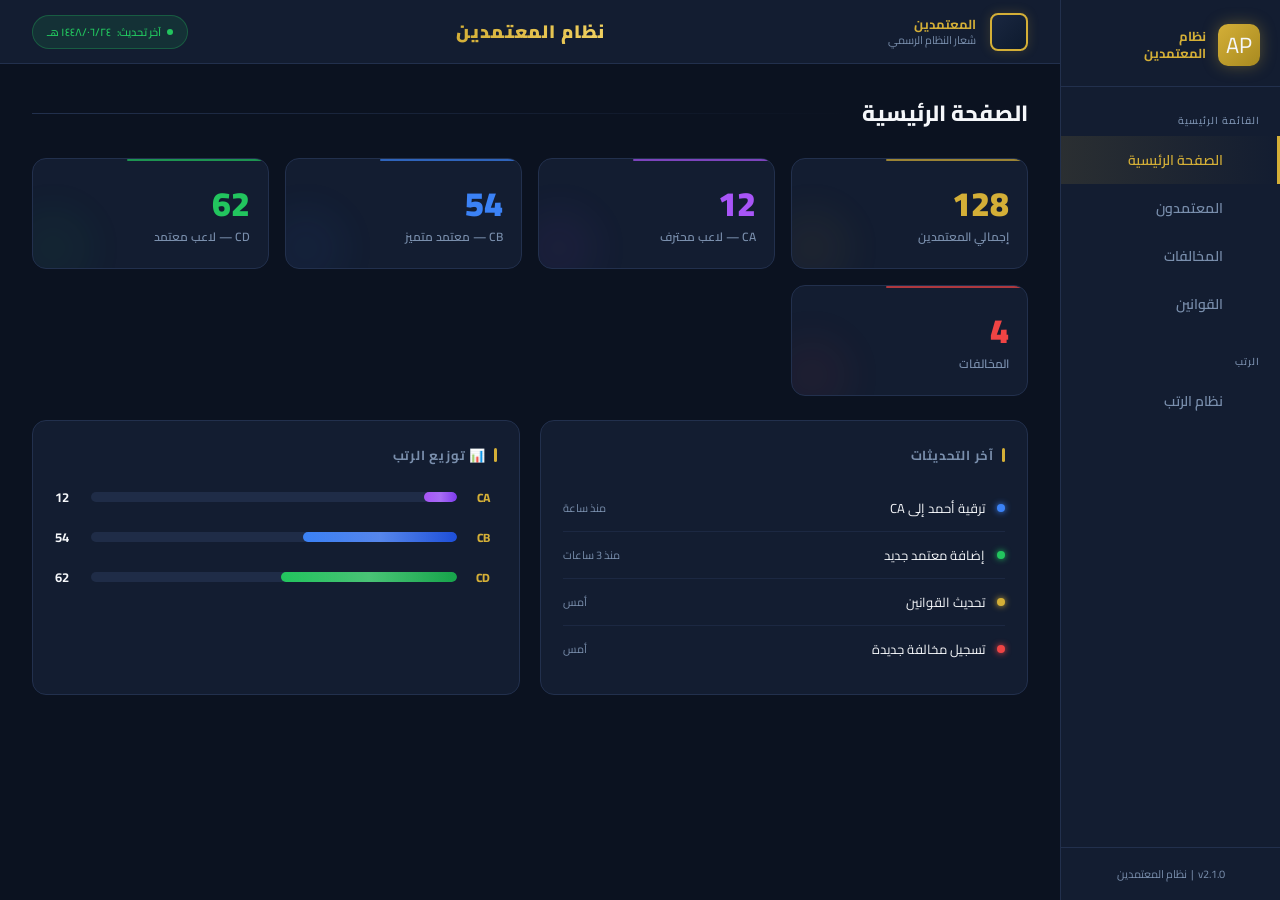
<file: index.html>
<!DOCTYPE html>
<html lang="ar" dir="rtl">
<head>
    <meta charset="UTF-8">
    <meta name="viewport" content="width=device-width, initial-scale=1.0">
    <title>نظام المعتمدين - الصفحة الرئيسية</title>
    <link rel="icon" href="data:image/svg+xml,<svg xmlns='http://www.w3.org/2000/svg' viewBox='0 0 100 100'><rect width='100' height='100' rx='22' fill='%23D4AF37'/><text x='50' y='60' font-size='42' text-anchor='middle' fill='%230B1220' font-family='Cairo, sans-serif'>AP</text></svg>">
    <link rel="preconnect" href="https://fonts.googleapis.com">
    <link href="https://fonts.googleapis.com/css2?family=Cairo:wght@400;600;700;900&family=Tajawal:wght@400;500;700;800&display=swap" rel="stylesheet">
    <link rel="stylesheet" href="css/style.css">
</head>
<body>

<!-- ════════════════ SIDEBAR ════════════════ -->
<aside class="sidebar" id="sidebar">
    <div class="sidebar-logo">
        <div class="logo-icon">AP</div>
        <div class="logo-text">نظام<br>المعتمدين</div>
    </div>
    <nav class="sidebar-nav" id="sidebar-nav">
        <div class="nav-section-label">القائمة الرئيسية</div>
        <div class="nav-item active" onclick="goto('dashboard', this)">
            <span class="nav-icon"></span> الصفحة الرئيسية
        </div>
        <div class="nav-item" onclick="goto('members', this)">
            <span class="nav-icon"></span> المعتمدون
        </div>
        <div class="nav-item" onclick="goto('violations', this)">
            <span class="nav-icon"></span> المخالفات
        </div>
        <div class="nav-item" onclick="goto('laws', this)">
            <span class="nav-icon"></span> القوانين
        </div>
        <div class="nav-section-label" style="margin-top: 16px">الرتب</div>
        <div class="nav-item" onclick="goto('ranks', this)">
            <span class="nav-icon"></span> نظام الرتب
        </div>
    </nav>
    <div class="sidebar-footer">v2.1.0 &nbsp;|&nbsp; نظام المعتمدين</div>
</aside>

<!-- ════════════════ MAIN ════════════════ -->
<div class="main">

    <!-- ════════════════ HEADER ════════════════ -->
    <header>
        <div class="header-left">
            <div class="header-shield"></div>
            <div class="header-brand">
                <strong>المعتمدين</strong>
                شعار النظام الرسمي
            </div>
        </div>
        <div class="header-center">
            <div class="header-title">نظام المعتمدين</div>
        </div>
        <div class="header-right">
            <div class="update-badge">
                <div class="pulse-dot"></div>
                آخر تحديث: <span id="last-update"></span>
            </div>
        </div>
    </header>

    <!-- ════════════════ DASHBOARD ════════════════ -->
    <div class="page active" id="page-dashboard">
        <div class="page-title">الصفحة الرئيسية</div>

        <!-- Stat Cards Row -->
        <div class="stats-row">
            <div class="stat-card" data-type="total">
                <div class="stat-icon"></div>
                <div class="stat-number" data-target="128">0</div>
                <div class="stat-label">إجمالي المعتمدين</div>
                <div class="stat-glow"></div>
            </div>
            <div class="stat-card" data-type="ca">
                <div class="stat-icon"></div>
                <div class="stat-number" data-target="12">0</div>
                <div class="stat-label">CA — لاعب محترف</div>
                <div class="stat-glow"></div>
            </div>
            <div class="stat-card" data-type="cb">
                <div class="stat-icon"></div>
                <div class="stat-number" data-target="54">0</div>
                <div class="stat-label">CB — معتمد متميز</div>
                <div class="stat-glow"></div>
            </div>
            <div class="stat-card" data-type="cd">
                <div class="stat-icon"></div>
                <div class="stat-number" data-target="62">0</div>
                <div class="stat-label">CD — لاعب معتمد</div>
                <div class="stat-glow"></div>
            </div>
            <div class="stat-card" data-type="vio">
                <div class="stat-icon"></div>
                <div class="stat-number" data-target="4">0</div>
                <div class="stat-label">المخالفات</div>
                <div class="stat-glow"></div>
            </div>
        </div>

        <!-- Dashboard Row 2 -->
        <div class="dash-row2">
            <div class="card">
                <div class="card-title">آخر التحديثات</div>
                <ul class="update-list">
                    <li class="update-item">
                        <div class="update-dot"></div>
                        ترقية أحمد إلى CA
                        <span class="update-time">منذ ساعة</span>
                    </li>
                    <li class="update-item">
                        <div class="update-dot" style="background: var(--green); box-shadow: 0 0 6px var(--green)"></div>
                        إضافة معتمد جديد
                        <span class="update-time">منذ 3 ساعات</span>
                    </li>
                    <li class="update-item">
                        <div class="update-dot" style="background: var(--gold); box-shadow: 0 0 6px var(--gold)"></div>
                        تحديث القوانين
                        <span class="update-time">أمس</span>
                    </li>
                    <li class="update-item">
                        <div class="update-dot" style="background: var(--red); box-shadow: 0 0 6px var(--red)"></div>
                        تسجيل مخالفة جديدة
                        <span class="update-time">أمس</span>
                    </li>
                </ul>
            </div>

            <div class="card">
                <div class="card-title">📊 توزيع الرتب</div>
                <div class="rank-row">
                    <span class="rank-label">CA</span>
                    <div class="rank-bar-bg"><div class="rank-bar-fill ca" data-w="9"></div></div>
                    <span class="rank-count">12</span>
                </div>
                <div class="rank-row">
                    <span class="rank-label">CB</span>
                    <div class="rank-bar-bg"><div class="rank-bar-fill cb" data-w="42"></div></div>
                    <span class="rank-count">54</span>
                </div>
                <div class="rank-row">
                    <span class="rank-label">CD</span>
                    <div class="rank-bar-bg"><div class="rank-bar-fill cd" data-w="48"></div></div>
                    <span class="rank-count">62</span>
                </div>
            </div>
        </div>
    </div>

    <!-- ════════════════ MEMBERS PAGE ════════════════ -->
    <div class="page" id="page-members">
        <div class="page-title">المعتمدون</div>

        <div class="filters-row">
            <input class="search-box" type="text" placeholder="بحث بالاسم أو الكود..." id="member-search" oninput="filterMembers()">
            <select class="select-box" id="member-status" onchange="filterMembers()">
                <option value="">الكل ▾</option>
                <option value="نشط">نشط</option>
                <option value="موقوف">موقوف</option>
            </select>
        </div>

        <div class="rank-filters">
            <div class="rank-badge all active" onclick="filterRank('all', this)">الكل</div>
            <div class="rank-badge ca" onclick="filterRank('CA', this)">CA</div>
            <div class="rank-badge cb" onclick="filterRank('CB', this)">CB</div>
            <div class="rank-badge cd" onclick="filterRank('CD', this)">CD</div>
        </div>

        <div class="table-wrap">
            <table>
                <thead>
                    <tr>
                        <th>الرتبة</th>
                        <th>الكود</th>
                        <th>الاسم</th>
                        <th>الحالة</th>
                    </tr>
                </thead>
                <tbody id="members-tbody">
                    <tr data-rank="CA" data-name="أحمد">
                        <td><span class="rank-chip CA">CA</span></td>
                        <td style="color: var(--muted); font-weight: 700">001</td>
                        <td style="font-weight: 700">أحمد</td>
                        <td><span class="status-check">✔</span></td>
                    </tr>
                    <tr data-rank="CA" data-name="سعد">
                        <td><span class="rank-chip CA">CA</span></td>
                        <td style="color: var(--muted); font-weight: 700">002</td>
                        <td style="font-weight: 700">سعد</td>
                        <td><span class="status-check">✔</span></td>
                    </tr>
                    <tr data-rank="CB" data-name="خالد">
                        <td><span class="rank-chip CB">CB</span></td>
                        <td style="color: var(--muted); font-weight: 700">001</td>
                        <td style="font-weight: 700">خالد</td>
                        <td><span class="status-check">✔</span></td>
                    </tr>
                    <tr data-rank="CB" data-name="محمد">
                        <td><span class="rank-chip CB">CB</span></td>
                        <td style="color: var(--muted); font-weight: 700">002</td>
                        <td style="font-weight: 700">محمد</td>
                        <td><span class="status-check">✔</span></td>
                    </tr>
                    <tr data-rank="CD" data-name="يوسف">
                        <td><span class="rank-chip CD">CD</span></td>
                        <td style="color: var(--muted); font-weight: 700">001</td>
                        <td style="font-weight: 700">يوسف</td>
                        <td><span class="status-check">✔</span></td>
                    </tr>
                    <tr data-rank="CD" data-name="عمر">
                        <td><span class="rank-chip CD">CD</span></td>
                        <td style="color: var(--muted); font-weight: 700">002</td>
                        <td style="font-weight: 700">عمر</td>
                        <td><span class="status-check">✔</span></td>
                    </tr>
                </tbody>
            </table>
        </div>
    </div>

    <!-- ════════════════ VIOLATIONS PAGE ════════════════ -->
    <div class="page" id="page-violations">
        <div class="page-title">المخالفات</div>
        <div class="violations-grid">

            <div class="vio-card">
                <div class="vio-header">
                    <div class="vio-avatar"></div>
                    <div>
                        <div class="vio-name">أحمد</div>
                        <div class="vio-rank-chip">CA — 001</div>
                    </div>
                </div>
                <div class="vio-desc">مخالفة بند رقم 4 — التصرف غير اللائق خلال الجلسة الرسمية</div>
                <div class="vio-footer">
                    <div class="vio-date">08/06/2026</div>
                    <div class="vio-status">قيد المراجعة</div>
                </div>
            </div>

            <div class="vio-card">
                <div class="vio-header">
                    <div class="vio-avatar">👤</div>
                    <div>
                        <div class="vio-name">خالد</div>
                        <div class="vio-rank-chip">CB — 001</div>
                    </div>
                </div>
                <div class="vio-desc">مخالفة بند رقم 2 — التغيب غير المبرر عن التدريب</div>
                <div class="vio-footer">
                    <div class="vio-date">📅 05/06/2026</div>
                    <div class="vio-status">قيد المراجعة</div>
                </div>
            </div>

            <div class="vio-card">
                <div class="vio-header">
                    <div class="vio-avatar">👤</div>
                    <div>
                        <div class="vio-name">يوسف</div>
                        <div class="vio-rank-chip">CD — 001</div>
                    </div>
                </div>
                <div class="vio-desc">مخالفة بند رقم 7 — استخدام معدات غير مرخصة</div>
                <div class="vio-footer">
                    <div class="vio-date">📅 01/06/2026</div>
                    <div class="vio-status">قيد المراجعة</div>
                </div>
            </div>

            <div class="vio-card">
                <div class="vio-header">
                    <div class="vio-avatar">👤</div>
                    <div>
                        <div class="vio-name">سعد</div>
                        <div class="vio-rank-chip">CA — 002</div>
                    </div>
                </div>
                <div class="vio-desc">مخالفة بند رقم 1 — عدم الالتزام بمعايير السلوك العام</div>
                <div class="vio-footer">
                    <div class="vio-date">📅 28/05/2026</div>
                    <div class="vio-status">قيد المراجعة</div>
                </div>
            </div>

        </div>
    </div>

    <!-- ════════════════ LAWS PAGE ════════════════ -->
    <div class="page" id="page-laws">
        <div class="page-title">📜 القوانين والأنظمة</div>
        <div class="accordion">

            <div class="acc-item" onclick="toggleAcc(this)">
                <div class="acc-header">
                    <span class="acc-icon"></span>
                    <span class="acc-title">شروط الاعتماد</span>
                    <span class="acc-arrow">▼</span>
                </div>
                <div class="acc-body">
                    <div class="acc-content">
                        <ul>
                            <li>إتمام الاختبار النظري بنجاح بدرجة لا تقل عن 70%</li>
                            <li>اجتياز التقييم العملي أمام لجنة المعتمدين</li>
                            <li>استيفاء ساعات التدريب المطلوبة وفق كل رتبة</li>
                            <li>تقديم توصية من معتمد من رتبة أعلى</li>
                            <li>الالتزام بمدة الاختبار وعدم التأخر</li>
                        </ul>
                    </div>
                </div>
            </div>

            <div class="acc-item" onclick="toggleAcc(this)">
                <div class="acc-header">
                    <span class="acc-icon"></span>
                    <span class="acc-title">المخالفات</span>
                    <span class="acc-arrow">▼</span>
                </div>
                <div class="acc-body">
                    <div class="acc-content">
                        <ul>
                            <li>البند 1: عدم الالتزام بالسلوك العام خلال الفعاليات</li>
                            <li>البند 2: التغيب غير المبرر عن التدريبات والجلسات</li>
                            <li>البند 4: التصرف غير اللائق أمام الأعضاء أو العامة</li>
                            <li>البند 7: استخدام معدات غير مرخصة أو غير معتمدة</li>
                            <li>البند 9: إفشاء معلومات سرية خاصة بالنظام</li>
                        </ul>
                    </div>
                </div>
            </div>

            <div class="acc-item" onclick="toggleAcc(this)">
                <div class="acc-header">
                    <span class="acc-icon"></span>
                    <span class="acc-title">العقوبات</span>
                    <span class="acc-arrow">▼</span>
                </div>
                <div class="acc-body">
                    <div class="acc-content">
                        <ul>
                            <li>الإنذار الأول: تحذير رسمي مسجّل في الملف</li>
                            <li>الإنذار الثاني: إيقاف مؤقت لمدة أسبوع</li>
                            <li>الإنذار الثالث: خفض الرتبة درجة واحدة</li>
                            <li>المخالفات الجسيمة: الإيقاف الكامل وإلغاء الاعتماد</li>
                            <li>يحق للمعتمد الطعن في القرار خلال 72 ساعة</li>
                        </ul>
                    </div>
                </div>
            </div>

            <div class="acc-item" onclick="toggleAcc(this)">
                <div class="acc-header">
                    <span class="acc-icon"></span>
                    <span class="acc-title">التعليمات العامة</span>
                    <span class="acc-arrow">▼</span>
                </div>
                <div class="acc-body">
                    <div class="acc-content">
                        <ul>
                            <li>الالتزام بالزي الرسمي في جميع الفعاليات المعتمدة</li>
                            <li>الانضمام إلى قناة الإشعارات الرسمية للنظام</li>
                            <li>تجديد الاعتماد سنوياً عبر الاختبار المخصص</li>
                            <li>إبلاغ المشرفين عن أي مخالفة يشهدها المعتمد</li>
                            <li>عدم تفويض الصلاحيات لأطراف غير معتمدة</li>
                        </ul>
                    </div>
                </div>
            </div>

        </div>
    </div>

    <!-- ════════════════ RANKS PAGE ════════════════ -->
    <div class="page" id="page-ranks">
        <div class="page-title">نظام الرتب</div>

        <div class="rank-cards-section">

            <div class="rank-card-item" style="--rc-color: var(--purple)">
                <div class="rc-number">1</div>
                <div class="rc-tag">CA</div>
                <div class="rc-info">
                    <div class="rc-title">لاعب محترف</div>
                    <div class="rc-subtitle">المستوى الأعلى • عام</div>
                </div>
                <div class="rc-check">✓</div>
            </div>

            <div class="rank-card-item" style="--rc-color: var(--blue)">
                <div class="rc-number">1</div>
                <div class="rc-tag">CB</div>
                <div class="rc-info">
                    <div class="rc-title">معتمد متميز</div>
                    <div class="rc-subtitle">المستوى المتقدم • عام</div>
                </div>
                <div class="rc-check">✓</div>
            </div>

            <div class="rank-card-item" style="--rc-color: var(--green)">
                <div class="rc-number">1</div>
                <div class="rc-tag">CD</div>
                <div class="rc-info">
                    <div class="rc-title">لاعب معتمد</div>
                    <div class="rc-subtitle">المستوى الأساسي • عام</div>
                </div>
                <div class="rc-check">✓</div>
            </div>

        </div>

        <!-- Ranks Details Card -->
        <div class="card">
            <div class="card-title">تفاصيل الرتب</div>
            <table style="font-size: 13px">
                <thead>
                    <tr>
                        <th>الرتبة</th>
                        <th>الاسم</th>
                        <th>متطلبات الترقية</th>
                        <th>عدد الأعضاء</th>
                    </tr>
                </thead>
                <tbody>
                    <tr>
                        <td><span class="rank-chip CA">CA</span></td>
                        <td style="font-weight: 700">لاعب محترف</td>
                        <td style="color: var(--muted)">500+ ساعة + اختبار متقدم</td>
                        <td><span style="color: var(--purple); font-weight: 800">12</span></td>
                    </tr>
                    <tr>
                        <td><span class="rank-chip CB">CB</span></td>
                        <td style="font-weight: 700">معتمد متميز</td>
                        <td style="color: var(--muted)">200+ ساعة + اختبار CB</td>
                        <td><span style="color: var(--blue); font-weight: 800">54</span></td>
                    </tr>
                    <tr>
                        <td><span class="rank-chip CD">CD</span></td>
                        <td style="font-weight: 700">لاعب معتمد</td>
                        <td style="color: var(--muted)">50+ ساعة + اختبار الدخول</td>
                        <td><span style="color: var(--green); font-weight: 800">62</span></td>
                    </tr>
                </tbody>
            </table>
        </div>
    </div>

</div><!-- /main -->

<script src="js/app.js"></script>

</body>
</html>
</file>
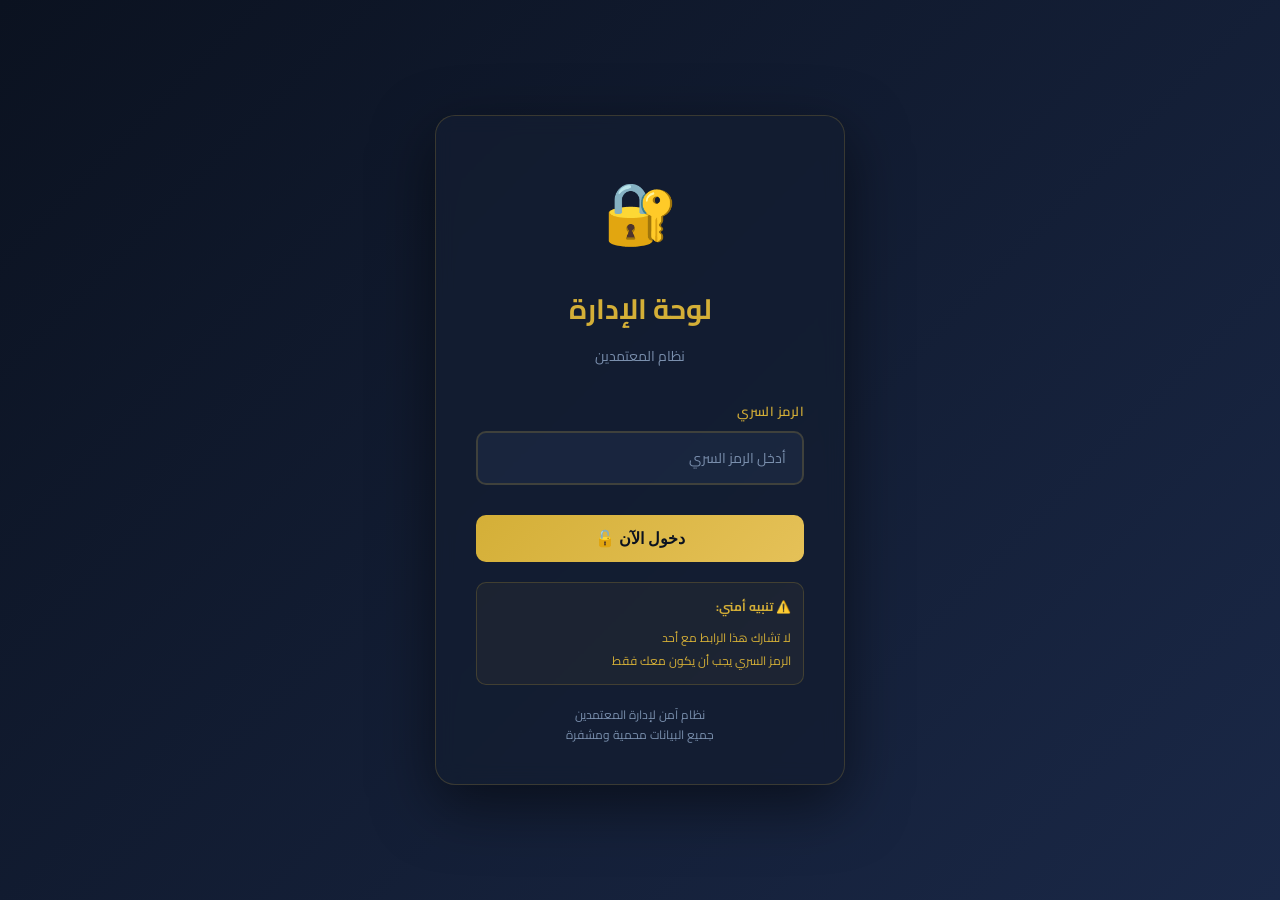
<file: admin.html>
<!DOCTYPE html>
<html lang="ar" dir="rtl">
<head>
    <meta charset="UTF-8">
    <meta name="viewport" content="width=device-width, initial-scale=1.0">
    <title>لوحة الإدارة - نظام المعتمدين</title>
    <link rel="icon" href="data:image/svg+xml,<svg xmlns='http://www.w3.org/2000/svg' viewBox='0 0 100 100'><text y='.9em' font-size='90'>🛡️</text></svg>">
    <link rel="preconnect" href="https://fonts.googleapis.com">
    <link href="https://fonts.googleapis.com/css2?family=Cairo:wght@400;600;700;900&family=Tajawal:wght@400;500;700;800&display=swap" rel="stylesheet">
    <link rel="stylesheet" href="css/style.css">
    <style>
        .admin-container {
            display: flex;
            height: 100vh;
        }

        .admin-sidebar {
            width: 250px;
            background: rgba(19, 29, 49, 0.9);
            border-left: 1px solid rgba(212, 175, 55, 0.2);
            padding: 20px;
            overflow-y: auto;
        }

        .admin-main {
            flex: 1;
            display: flex;
            flex-direction: column;
            background: #0B1220;
        }

        .admin-header {
            background: rgba(19, 29, 49, 0.8);
            border-bottom: 1px solid rgba(212, 175, 55, 0.2);
            padding: 20px;
            display: flex;
            justify-content: space-between;
            align-items: center;
        }

        .admin-header-title {
            font-size: 24px;
            font-weight: 700;
            color: #D4AF37;
        }

        .admin-header-user {
            display: flex;
            align-items: center;
            gap: 15px;
        }

        .user-info {
            text-align: right;
        }

        .user-name {
            font-size: 14px;
            color: #F5F7FA;
            font-weight: 600;
        }

        .user-role {
            font-size: 12px;
            color: #7A8FAD;
        }

        .logout-btn {
            padding: 8px 16px;
            background: rgba(239, 68, 68, 0.2);
            border: 1px solid rgba(239, 68, 68, 0.5);
            color: #EF4444;
            border-radius: 8px;
            cursor: pointer;
            font-size: 13px;
            font-weight: 600;
            transition: all 0.3s ease;
        }

        .logout-btn:hover {
            background: rgba(239, 68, 68, 0.3);
        }

        .admin-content {
            flex: 1;
            overflow-y: auto;
            padding: 30px;
        }

        .sidebar-title {
            font-size: 12px;
            color: #7A8FAD;
            text-transform: uppercase;
            font-weight: 700;
            margin: 20px 0 10px;
            letter-spacing: 1px;
        }

        .sidebar-item {
            padding: 12px 16px;
            margin-bottom: 8px;
            border-radius: 10px;
            cursor: pointer;
            font-size: 14px;
            color: #F5F7FA;
            transition: all 0.3s ease;
            background: transparent;
            border: 1px solid transparent;
        }

        .sidebar-item:hover {
            background: rgba(212, 175, 55, 0.1);
            border-color: rgba(212, 175, 55, 0.3);
        }

        .sidebar-item.active {
            background: rgba(212, 175, 55, 0.2);
            border-color: #D4AF37;
            color: #D4AF37;
            font-weight: 600;
        }

        .page {
            display: none;
        }

        .page.active {
            display: block;
            animation: fadeIn 0.3s ease;
        }

        @keyframes fadeIn {
            from { opacity: 0; }
            to { opacity: 1; }
        }

        .page-title {
            font-size: 28px;
            font-weight: 700;
            color: #D4AF37;
            margin-bottom: 20px;
            display: flex;
            align-items: center;
            gap: 10px;
        }

        .form-grid {
            display: grid;
            grid-template-columns: repeat(auto-fit, minmax(300px, 1fr));
            gap: 20px;
            margin-bottom: 30px;
        }

        .form-card {
            background: rgba(19, 29, 49, 0.6);
            border: 1px solid rgba(212, 175, 55, 0.2);
            border-radius: 15px;
            padding: 20px;
        }

        .form-card-title {
            font-size: 16px;
            font-weight: 700;
            color: #D4AF37;
            margin-bottom: 15px;
        }

        .form-group {
            margin-bottom: 15px;
        }

        .form-label {
            display: block;
            font-size: 13px;
            font-weight: 600;
            color: #7A8FAD;
            margin-bottom: 6px;
        }

        .form-input {
            width: 100%;
            padding: 10px 12px;
            background: rgba(34, 48, 77, 0.5);
            border: 1px solid rgba(212, 175, 55, 0.2);
            border-radius: 8px;
            color: #F5F7FA;
            font-size: 13px;
            transition: all 0.3s ease;
        }

        .form-input:focus {
            outline: none;
            border-color: #D4AF37;
            background: rgba(34, 48, 77, 0.7);
        }

        .table-container {
            background: rgba(19, 29, 49, 0.6);
            border: 1px solid rgba(212, 175, 55, 0.2);
            border-radius: 15px;
            padding: 20px;
            overflow-x: auto;
        }

        .table {
            width: 100%;
            border-collapse: collapse;
        }

        .table th {
            background: rgba(212, 175, 55, 0.1);
            color: #D4AF37;
            padding: 12px;
            text-align: right;
            font-weight: 600;
            border-bottom: 2px solid rgba(212, 175, 55, 0.3);
        }

        .table td {
            padding: 12px;
            border-bottom: 1px solid rgba(212, 175, 55, 0.1);
            color: #F5F7FA;
        }

        .table tr:hover {
            background: rgba(212, 175, 55, 0.05);
        }

        .btn-group {
            display: flex;
            gap: 10px;
            flex-wrap: wrap;
            margin-top: 20px;
        }

        .btn {
            padding: 10px 16px;
            border: none;
            border-radius: 8px;
            cursor: pointer;
            font-size: 13px;
            font-weight: 600;
            transition: all 0.3s ease;
        }

        .btn-primary {
            background: linear-gradient(135deg, #D4AF37 0%, #e5c158 100%);
            color: #0B1220;
        }

        .btn-primary:hover {
            transform: translateY(-2px);
            box-shadow: 0 5px 20px rgba(212, 175, 55, 0.3);
        }

        .btn-secondary {
            background: rgba(59, 130, 246, 0.2);
            color: #3B82F6;
            border: 1px solid rgba(59, 130, 246, 0.5);
        }

        .btn-danger {
            background: rgba(239, 68, 68, 0.2);
            color: #EF4444;
            border: 1px solid rgba(239, 68, 68, 0.5);
        }

        .btn-small {
            padding: 6px 12px;
            font-size: 12px;
        }

        .message {
            padding: 12px 16px;
            border-radius: 10px;
            margin-bottom: 20px;
            font-size: 13px;
        }

        .message.success {
            background: rgba(34, 197, 94, 0.2);
            border: 1px solid rgba(34, 197, 94, 0.5);
            color: #22C55E;
        }

        .message.error {
            background: rgba(239, 68, 68, 0.2);
            border: 1px solid rgba(239, 68, 68, 0.5);
            color: #EF4444;
        }

        .stat-card {
            background: rgba(19, 29, 49, 0.6);
            border: 1px solid rgba(212, 175, 55, 0.2);
            border-radius: 15px;
            padding: 20px;
            text-align: center;
        }

        .stat-value {
            font-size: 32px;
            font-weight: 700;
            color: #D4AF37;
        }

        .stat-label {
            font-size: 13px;
            color: #7A8FAD;
            margin-top: 5px;
        }

        .modal {
            display: none;
            position: fixed;
            top: 0;
            left: 0;
            right: 0;
            bottom: 0;
            background: rgba(0, 0, 0, 0.7);
            z-index: 1000;
            align-items: center;
            justify-content: center;
        }

        .modal.active {
            display: flex;
        }

        .modal-content {
            background: rgba(19, 29, 49, 0.95);
            border: 1px solid rgba(212, 175, 55, 0.3);
            border-radius: 15px;
            padding: 30px;
            max-width: 500px;
            width: 90%;
            animation: slideUp 0.3s ease;
        }

        .modal-header {
            font-size: 20px;
            font-weight: 700;
            color: #D4AF37;
            margin-bottom: 20px;
        }

        .modal-close {
            position: absolute;
            top: 15px;
            right: 15px;
            width: 30px;
            height: 30px;
            background: rgba(239, 68, 68, 0.2);
            border: none;
            border-radius: 50%;
            color: #EF4444;
            font-size: 18px;
            cursor: pointer;
            transition: all 0.3s ease;
        }

        .modal-close:hover {
            background: rgba(239, 68, 68, 0.3);
        }

        .rank-badge {
            display: inline-block;
            padding: 4px 8px;
            border-radius: 6px;
            font-size: 12px;
            font-weight: 600;
        }

        .rank-ca {
            background: rgba(168, 85, 247, 0.2);
            color: #A855F7;
        }

        .rank-cb {
            background: rgba(59, 130, 246, 0.2);
            color: #3B82F6;
        }

        .rank-cd {
            background: rgba(34, 197, 94, 0.2);
            color: #22C55E;
        }

        @media (max-width: 1024px) {
            .admin-sidebar {
                width: 200px;
            }
        }

        @media (max-width: 768px) {
            .admin-container {
                flex-direction: column;
            }

            .admin-sidebar {
                width: 100%;
                max-height: 100px;
                overflow-x: auto;
                display: flex;
                gap: 10px;
                padding: 10px;
            }

            .admin-content {
                padding: 15px;
            }

            .form-grid {
                grid-template-columns: 1fr;
            }
        }
    </style>
</head>
<body>
    <div class="admin-container">
        <!-- Sidebar -->
        <div class="admin-sidebar">
            <div style="font-size: 24px; margin-bottom: 20px;">🛡️</div>
            
            <div class="sidebar-title">القوائم الرئيسية</div>
            <div class="sidebar-item active" onclick="switchPage('dashboard')">📊 لوحة التحكم</div>
            <div class="sidebar-item" onclick="switchPage('members')">👥 إدارة المعتمدين</div>
            <div class="sidebar-item" onclick="switchPage('violations')">⚠️ المخالفات</div>
            <div class="sidebar-item" onclick="switchPage('system')">⚙️ إعدادات النظام</div>
            
            <div class="sidebar-title">أخرى</div>
            <div class="sidebar-item" onclick="logout()">🚪 تسجيل خروج</div>
        </div>

        <!-- Main Content -->
        <div class="admin-main">
            <!-- Header -->
            <div class="admin-header">
                <div class="admin-header-title">🛡️ لوحة الإدارة</div>
                <div class="admin-header-user">
                    <div class="user-info">
                        <div class="user-name">👨‍💼 مدير النظام</div>
                        <div class="user-role">Administrator</div>
                    </div>
                    <button class="logout-btn" onclick="logout()">تسجيل خروج</button>
                </div>
            </div>

            <!-- Content -->
            <div class="admin-content">
                <div id="message-container"></div>

                <!-- Dashboard Page -->
                <div id="dashboard" class="page active">
                    <div class="page-title">📊 لوحة التحكم</div>
                    
                    <div class="form-grid">
                        <div class="stat-card">
                            <div class="stat-value" id="total-members">128</div>
                            <div class="stat-label">إجمالي المعتمدين</div>
                        </div>
                        <div class="stat-card">
                            <div class="stat-value" id="total-violations">4</div>
                            <div class="stat-label">المخالفات المسجلة</div>
                        </div>
                        <div class="stat-card">
                            <div class="stat-value" id="pending-violations">2</div>
                            <div class="stat-label">المخالفات المعلقة</div>
                        </div>
                        <div class="stat-card">
                            <div class="stat-value" id="system-version">v2.1.0</div>
                            <div class="stat-label">إصدار النظام</div>
                        </div>
                    </div>
                </div>

                <!-- Members Page -->
                <div id="members" class="page">
                    <div class="page-title">
                        👥 إدارة المعتمدين
                        <button class="btn btn-primary btn-small" onclick="openAddMemberModal()">+ إضافة عضو</button>
                    </div>

                    <div class="table-container">
                        <table class="table">
                            <thead>
                                <tr>
                                    <th>الاسم</th>
                                    <th>الكود</th>
                                    <th>الرتبة</th>
                                    <th>الحالة</th>
                                    <th>الإجراءات</th>
                                </tr>
                            </thead>
                            <tbody id="members-table">
                                <tr>
                                    <td>أحمد محمد</td>
                                    <td>001</td>
                                    <td><span class="rank-badge rank-ca">CA</span></td>
                                    <td>✅ نشط</td>
                                    <td>
                                        <button class="btn btn-small btn-secondary" onclick="editMember()">تعديل</button>
                                        <button class="btn btn-small btn-danger" onclick="deleteMember()">حذف</button>
                                    </td>
                                </tr>
                                <tr>
                                    <td>فاطمة علي</td>
                                    <td>002</td>
                                    <td><span class="rank-badge rank-cb">CB</span></td>
                                    <td>✅ نشط</td>
                                    <td>
                                        <button class="btn btn-small btn-secondary" onclick="editMember()">تعديل</button>
                                        <button class="btn btn-small btn-danger" onclick="deleteMember()">حذف</button>
                                    </td>
                                </tr>
                            </tbody>
                        </table>
                    </div>
                </div>

                <!-- Violations Page -->
                <div id="violations" class="page">
                    <div class="page-title">⚠️ إدارة المخالفات</div>

                    <div class="form-grid">
                        <div class="form-card">
                            <div class="form-card-title">إضافة مخالفة</div>
                            <div class="form-group">
                                <label class="form-label">اسم المعتمد</label>
                                <input type="text" class="form-input" id="violation-member">
                            </div>
                            <div class="form-group">
                                <label class="form-label">نوع المخالفة</label>
                                <input type="text" class="form-input" id="violation-type">
                            </div>
                            <div class="form-group">
                                <label class="form-label">الحالة</label>
                                <select class="form-input" id="violation-status">
                                    <option>قيد المراجعة</option>
                                    <option>محلولة</option>
                                    <option>مرفوضة</option>
                                </select>
                            </div>
                            <button class="btn btn-primary" onclick="addViolation()">إضافة ✓</button>
                        </div>

                        <div class="table-container" style="grid-column: 1/-1; margin-top: 20px;">
                            <table class="table">
                                <thead>
                                    <tr>
                                        <th>المعتمد</th>
                                        <th>نوع المخالفة</th>
                                        <th>الحالة</th>
                                        <th>الإجراءات</th>
                                    </tr>
                                </thead>
                                <tbody id="violations-table">
                                    <tr>
                                        <td>أحمد محمد</td>
                                        <td>عدم الالتزام</td>
                                        <td>قيد المراجعة</td>
                                        <td>
                                            <button class="btn btn-small btn-secondary" onclick="editViolation()">تعديل</button>
                                            <button class="btn btn-small btn-danger" onclick="deleteViolation()">حذف</button>
                                        </td>
                                    </tr>
                                </tbody>
                            </table>
                        </div>
                    </div>
                </div>

                <!-- System Settings Page -->
                <div id="system" class="page">
                    <div class="page-title">⚙️ إعدادات النظام</div>

                    <div class="form-grid">
                        <div class="form-card">
                            <div class="form-card-title">بيانات النظام</div>
                            <div class="form-group">
                                <label class="form-label">اسم النظام</label>
                                <input type="text" class="form-input" id="system-name" value="نظام المعتمدين">
                            </div>
                            <div class="form-group">
                                <label class="form-label">الإصدار</label>
                                <input type="text" class="form-input" id="system-ver" value="v2.1.0">
                            </div>
                            <div class="form-group">
                                <label class="form-label">آخر تحديث</label>
                                <input type="date" class="form-input" id="system-date">
                            </div>
                        </div>

                        <div class="form-card">
                            <div class="form-card-title">إحصائيات الأعضاء</div>
                            <div class="form-group">
                                <label class="form-label">إجمالي المعتمدين</label>
                                <input type="number" class="form-input" id="stat-total" value="128">
                            </div>
                            <div class="form-group">
                                <label class="form-label">رتبة CA</label>
                                <input type="number" class="form-input" id="stat-ca" value="12">
                            </div>
                            <div class="form-group">
                                <label class="form-label">رتبة CB</label>
                                <input type="number" class="form-input" id="stat-cb" value="54">
                            </div>
                            <div class="form-group">
                                <label class="form-label">رتبة CD</label>
                                <input type="number" class="form-input" id="stat-cd" value="62">
                            </div>
                        </div>
                    </div>

                    <div class="btn-group">
                        <button class="btn btn-primary" onclick="saveSettings()">💾 حفظ الإعدادات</button>
                        <button class="btn btn-danger" onclick="resetSystem()">🔄 إعادة تعيين</button>
                    </div>
                </div>
            </div>
        </div>
    </div>

    <!-- Add Member Modal -->
    <div id="add-member-modal" class="modal">
        <div class="modal-content">
            <button class="modal-close" onclick="closeModal('add-member-modal')">✕</button>
            <div class="modal-header">➕ إضافة عضو جديد</div>
            
            <div class="form-group">
                <label class="form-label">الاسم</label>
                <input type="text" class="form-input" id="new-member-name">
            </div>
            <div class="form-group">
                <label class="form-label">الكود</label>
                <input type="text" class="form-input" id="new-member-code">
            </div>
            <div class="form-group">
                <label class="form-label">الرتبة</label>
                <select class="form-input" id="new-member-rank">
                    <option>CA</option>
                    <option>CB</option>
                    <option>CD</option>
                </select>
            </div>
            <div class="btn-group">
                <button class="btn btn-primary" onclick="saveMember()">حفظ ✓</button>
                <button class="btn btn-secondary" onclick="closeModal('add-member-modal')">إلغاء</button>
            </div>
        </div>
    </div>

    <script>
        // التحقق من التوكن
        function checkAuth() {
            const token = sessionStorage.getItem('adminToken');
            if (!token) {
                window.location.href = 'login.html';
            }
        }

        // تبديل الصفحات
        function switchPage(pageName) {
            document.querySelectorAll('.page').forEach(p => p.classList.remove('active'));
            document.querySelectorAll('.sidebar-item').forEach(i => i.classList.remove('active'));
            
            document.getElementById(pageName).classList.add('active');
            event.target.classList.add('active');
        }

        // رسائل
        function showMessage(text, type) {
            const container = document.getElementById('message-container');
            container.innerHTML = `<div class="message ${type}">${text}</div>`;
            setTimeout(() => {
                container.innerHTML = '';
            }, 3000);
        }

        // فتح/إغلاق المودال
        function openAddMemberModal() {
            document.getElementById('add-member-modal').classList.add('active');
        }

        function closeModal(modalId) {
            document.getElementById(modalId).classList.remove('active');
        }

        // حفظ عضو جديد
        function saveMember() {
            const name = document.getElementById('new-member-name').value;
            const code = document.getElementById('new-member-code').value;
            const rank = document.getElementById('new-member-rank').value;

            if (!name || !code) {
                showMessage('❌ يرجى ملء جميع الحقول', 'error');
                return;
            }

            // إضافة إلى الجدول
            const tbody = document.getElementById('members-table');
            tbody.innerHTML += `
                <tr>
                    <td>${name}</td>
                    <td>${code}</td>
                    <td><span class="rank-badge rank-${rank.toLowerCase()}">${rank}</span></td>
                    <td>✅ نشط</td>
                    <td>
                        <button class="btn btn-small btn-secondary" onclick="editMember()">تعديل</button>
                        <button class="btn btn-small btn-danger" onclick="deleteMember()">حذف</button>
                    </td>
                </tr>
            `;

            showMessage('✅ تم إضافة العضو بنجاح', 'success');
            closeModal('add-member-modal');
            
            // مسح الحقول
            document.getElementById('new-member-name').value = '';
            document.getElementById('new-member-code').value = '';
        }

        // إضافة مخالفة
        function addViolation() {
            const member = document.getElementById('violation-member').value;
            const type = document.getElementById('violation-type').value;
            const status = document.getElementById('violation-status').value;

            if (!member || !type) {
                showMessage('❌ يرجى ملء جميع الحقول', 'error');
                return;
            }

            const tbody = document.getElementById('violations-table');
            tbody.innerHTML += `
                <tr>
                    <td>${member}</td>
                    <td>${type}</td>
                    <td>${status}</td>
                    <td>
                        <button class="btn btn-small btn-secondary" onclick="editViolation()">تعديل</button>
                        <button class="btn btn-small btn-danger" onclick="deleteViolation()">حذف</button>
                    </td>
                </tr>
            `;

            showMessage('✅ تم إضافة المخالفة بنجاح', 'success');
            document.getElementById('violation-member').value = '';
            document.getElementById('violation-type').value = '';
        }

        // حفظ الإعدادات
        function saveSettings() {
            const settings = {
                systemName: document.getElementById('system-name').value,
                systemVersion: document.getElementById('system-ver').value,
                totalMembers: document.getElementById('stat-total').value
            };

            localStorage.setItem('systemSettings', JSON.stringify(settings));
            showMessage('✅ تم حفظ الإعدادات بنجاح', 'success');
        }

        // إعادة التعيين
        function resetSystem() {
            if (confirm('⚠️ هل تريد فعلاً إعادة تعيين جميع البيانات؟ هذا لا يمكن التراجع عنه!')) {
                localStorage.clear();
                sessionStorage.clear();
                showMessage('✅ تم إعادة التعيين، جاري إعادة تحميل...', 'success');
                setTimeout(() => {
                    window.location.href = 'login.html';
                }, 1500);
            }
        }

        // تسجيل الخروج
        function logout() {
            if (confirm('هل تريد تسجيل الخروج؟')) {
                sessionStorage.removeItem('adminToken');
                window.location.href = 'login.html';
            }
        }

        // دوال وهمية للتعديل والحذف
        function editMember() { showMessage('تحرير العضو...', 'success'); }
        function deleteMember() { showMessage('تم حذف العضو', 'success'); }
        function editViolation() { showMessage('تحرير المخالفة...', 'success'); }
        function deleteViolation() { showMessage('تم حذف المخالفة', 'success'); }

        // عند تحميل الصفحة
        document.addEventListener('DOMContentLoaded', () => {
            checkAuth();
            
            // تحميل البيانات المحفوظة
            const settings = JSON.parse(localStorage.getItem('systemSettings') || '{}');
            if (settings.systemName) {
                document.getElementById('system-name').value = settings.systemName;
                document.getElementById('system-ver').value = settings.systemVersion;
                document.getElementById('stat-total').value = settings.totalMembers;
            }

            document.getElementById('system-date').valueAsDate = new Date();
        });
    </script>
</body>
</html>
</file>
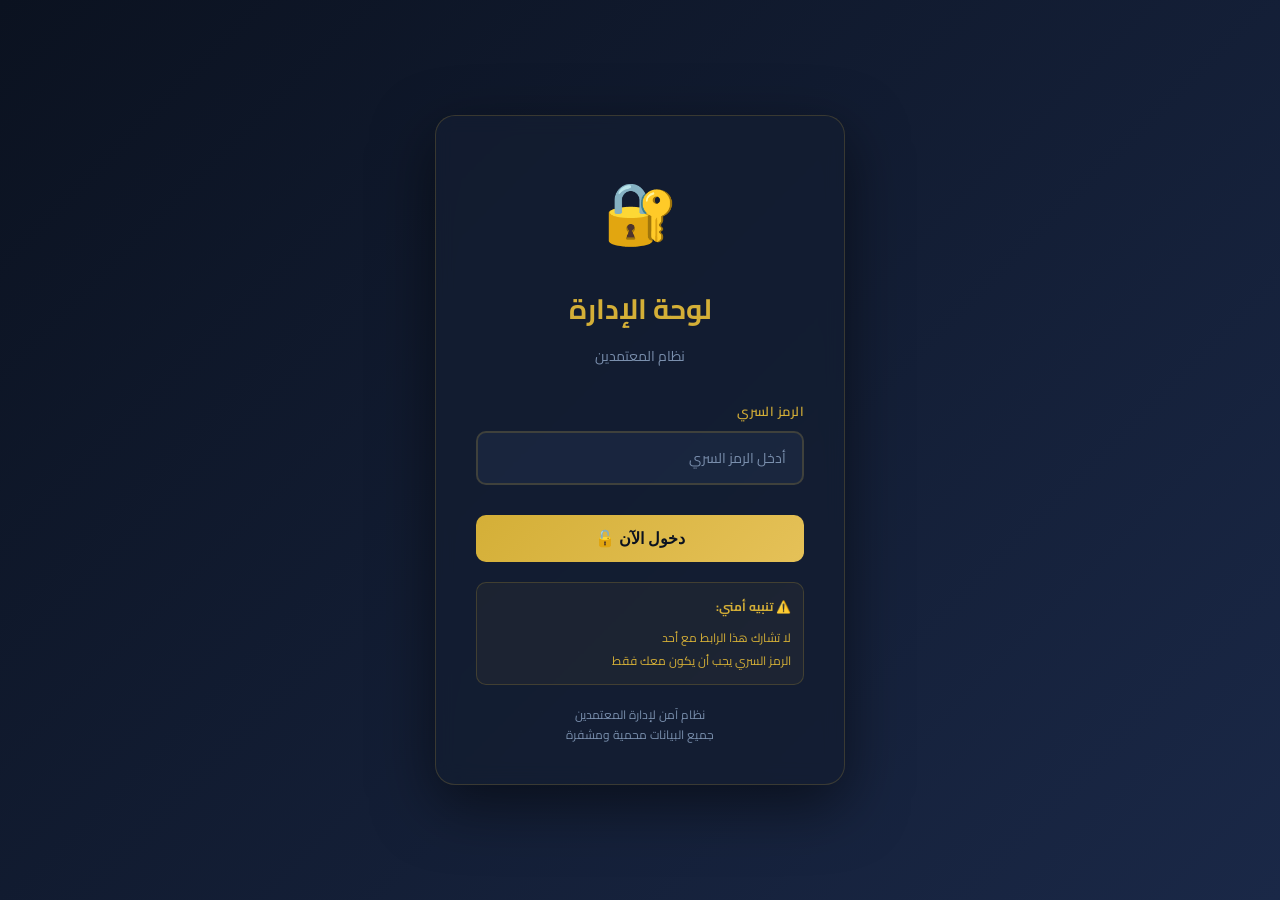
<file: login.html>
<!DOCTYPE html>
<html lang="ar" dir="rtl">
<head>
    <meta charset="UTF-8">
    <meta name="viewport" content="width=device-width, initial-scale=1.0">
    <title>تسجيل الدخول - نظام المعتمدين</title>
    <link rel="icon" href="data:image/svg+xml,<svg xmlns='http://www.w3.org/2000/svg' viewBox='0 0 100 100'><text y='.9em' font-size='90'>🔐</text></svg>">
    <link rel="preconnect" href="https://fonts.googleapis.com">
    <link href="https://fonts.googleapis.com/css2?family=Cairo:wght@400;600;700;900&family=Tajawal:wght@400;500;700;800&display=swap" rel="stylesheet">
    <style>
        * {
            margin: 0;
            padding: 0;
            box-sizing: border-box;
        }

        body {
            font-family: 'Cairo', 'Tajawal', sans-serif;
            background: linear-gradient(135deg, #0B1220 0%, #1a2847 100%);
            min-height: 100vh;
            display: flex;
            align-items: center;
            justify-content: center;
            color: #F5F7FA;
            direction: rtl;
        }

        .login-wrapper {
            width: 100%;
            max-width: 450px;
            padding: 20px;
        }

        .login-container {
            background: rgba(19, 29, 49, 0.8);
            backdrop-filter: blur(10px);
            border: 1px solid rgba(212, 175, 55, 0.2);
            border-radius: 20px;
            padding: 40px;
            box-shadow: 0 20px 60px rgba(0, 0, 0, 0.5);
            animation: slideUp 0.5s ease;
        }

        @keyframes slideUp {
            from {
                opacity: 0;
                transform: translateY(30px);
            }
            to {
                opacity: 0;
                transform: translateY(0);
            }
        }

        .login-header {
            text-align: center;
            margin-bottom: 30px;
        }

        .logo {
            font-size: 60px;
            margin-bottom: 15px;
            display: inline-block;
            animation: bounce 2s infinite;
        }

        @keyframes bounce {
            0%, 100% { transform: translateY(0); }
            50% { transform: translateY(-10px); }
        }

        .login-title {
            font-size: 28px;
            font-weight: 700;
            color: #D4AF37;
            margin-bottom: 8px;
        }

        .login-subtitle {
            font-size: 14px;
            color: #7A8FAD;
        }

        .form-group {
            margin-bottom: 20px;
        }

        .form-label {
            display: block;
            font-size: 13px;
            font-weight: 600;
            color: #D4AF37;
            margin-bottom: 8px;
            text-transform: uppercase;
            letter-spacing: 0.5px;
        }

        .form-input {
            width: 100%;
            padding: 12px 16px;
            background: rgba(34, 48, 77, 0.5);
            border: 2px solid rgba(212, 175, 55, 0.2);
            border-radius: 10px;
            color: #F5F7FA;
            font-family: 'Cairo', sans-serif;
            font-size: 14px;
            transition: all 0.3s ease;
            direction: rtl;
        }

        .form-input:focus {
            outline: none;
            border-color: #D4AF37;
            background: rgba(34, 48, 77, 0.7);
            box-shadow: 0 0 20px rgba(212, 175, 55, 0.2);
        }

        .form-input::placeholder {
            color: #7A8FAD;
        }

        .login-button {
            width: 100%;
            padding: 14px;
            background: linear-gradient(135deg, #D4AF37 0%, #e5c158 100%);
            border: none;
            border-radius: 10px;
            color: #0B1220;
            font-size: 16px;
            font-weight: 700;
            cursor: pointer;
            transition: all 0.3s ease;
            margin-top: 10px;
        }

        .login-button:hover {
            transform: translateY(-2px);
            box-shadow: 0 10px 30px rgba(212, 175, 55, 0.3);
        }

        .login-button:active {
            transform: translateY(0);
        }

        .message {
            padding: 12px 16px;
            border-radius: 10px;
            margin-bottom: 20px;
            font-size: 13px;
            animation: slideIn 0.3s ease;
        }

        @keyframes slideIn {
            from {
                opacity: 0;
                transform: translateX(20px);
            }
            to {
                opacity: 1;
                transform: translateX(0);
            }
        }

        .message.success {
            background: rgba(34, 197, 94, 0.2);
            border: 1px solid rgba(34, 197, 94, 0.5);
            color: #22C55E;
        }

        .message.error {
            background: rgba(239, 68, 68, 0.2);
            border: 1px solid rgba(239, 68, 68, 0.5);
            color: #EF4444;
        }

        .footer-text {
            text-align: center;
            font-size: 12px;
            color: #7A8FAD;
            margin-top: 20px;
            line-height: 1.6;
        }

        .info-box {
            background: rgba(212, 175, 55, 0.05);
            border: 1px solid rgba(212, 175, 55, 0.2);
            border-radius: 10px;
            padding: 12px;
            margin-top: 20px;
            font-size: 12px;
            color: #D4AF37;
        }

        .info-box strong {
            display: block;
            margin-bottom: 8px;
        }

        .loading {
            display: none;
            text-align: center;
            padding: 10px;
        }

        .spinner {
            border: 3px solid rgba(212, 175, 55, 0.2);
            border-top: 3px solid #D4AF37;
            border-radius: 50%;
            width: 30px;
            height: 30px;
            animation: spin 1s linear infinite;
            margin: 0 auto;
        }

        @keyframes spin {
            0% { transform: rotate(0deg); }
            100% { transform: rotate(360deg); }
        }

        .back-link {
            display: inline-block;
            margin-top: 20px;
            color: #3B82F6;
            text-decoration: none;
            font-size: 13px;
            transition: color 0.3s ease;
        }

        .back-link:hover {
            color: #D4AF37;
        }

        @media (max-width: 600px) {
            .login-container {
                padding: 30px 20px;
            }

            .login-title {
                font-size: 24px;
            }

            .logo {
                font-size: 50px;
            }
        }
    </style>
</head>
<body>
    <div class="login-wrapper">
        <div class="login-container">
            <div class="login-header">
                <div class="logo">🔐</div>
                <div class="login-title">لوحة الإدارة</div>
                <div class="login-subtitle">نظام المعتمدين</div>
            </div>

            <div id="message-container"></div>

            <form id="login-form" onsubmit="handleLogin(event)">
                <div class="form-group">
                    <label class="form-label">الرمز السري</label>
                    <input 
                        type="password" 
                        id="admin-password"
                        class="form-input" 
                        placeholder="أدخل الرمز السري"
                        autocomplete="off"
                        required
                    >
                </div>

                <div class="loading" id="loading">
                    <div class="spinner"></div>
                </div>

                <button type="submit" class="login-button" id="login-btn">
                    دخول الآن 🔓
                </button>
            </form>

            <div class="info-box">
                <strong>⚠️ تنبيه أمني:</strong>
                لا تشارك هذا الرابط مع أحد
                <br>الرمز السري يجب أن يكون معك فقط
            </div>

            <div class="footer-text">
                نظام آمن لإدارة المعتمدين
                <br>جميع البيانات محمية ومشفرة
            </div>
        </div>
    </div>

    <script>
        // رسالة الترحيب
        function showMessage(text, type) {
            const container = document.getElementById('message-container');
            container.innerHTML = `<div class="message ${type}">${text}</div>`;
            setTimeout(() => {
                container.innerHTML = '';
            }, 4000);
        }

        // معالجة تسجيل الدخول
        async function handleLogin(event) {
            event.preventDefault();

            const password = document.getElementById('admin-password').value;
            const btn = document.getElementById('login-btn');
            const loading = document.getElementById('loading');

            if (!password) {
                showMessage('❌ أدخل الرمز السري', 'error');
                return;
            }

            // عرض الـ loading
            btn.disabled = true;
            loading.style.display = 'block';

            // محاكاة التأخير (أمان)
            setTimeout(() => {
                if (password === 'admin123') {
                    // إنشاء توكن
                    const token = btoa(password + Date.now());
                    sessionStorage.setItem('adminToken', token);
                    sessionStorage.setItem('loginTime', Date.now());
                    
                    showMessage('✅ تم التحقق بنجاح، جاري الانتقال...', 'success');
                    
                    setTimeout(() => {
                        window.location.href = 'admin.html';
                    }, 800);
                } else {
                    showMessage('❌ الرمز السري خاطئ', 'error');
                    btn.disabled = false;
                    loading.style.display = 'none';
                    document.getElementById('admin-password').value = '';
                }
            }, 1000);
        }

        // منع الوصول المباشر للمتصفح
        document.addEventListener('DOMContentLoaded', () => {
            // يمكن إضافة فحوصات أمان إضافية هنا
        });
    </script>
</body>
</html>
</file>
<file: css/style.css>
/* ════════════════ CSS VARIABLES ════════════════ */
:root {
    --bg: #0B1220;
    --card: #131D31;
    --border: #22304D;
    --gold: #D4AF37;
    --gold-light: #F0D060;
    --gold-dark: #A88A20;
    --white: #F5F7FA;
    --blue: #3B82F6;
    --blue-dark: #1E3A5F;
    --green: #22C55E;
    --red: #EF4444;
    --muted: #7A8FAD;
    --purple: #A855F7;
    --sidebar-w: 220px;
    --transition: 0.3s cubic-bezier(0.4, 0, 0.2, 1);
}

/* ════════════════ RESET & BASE ════════════════ */
* {
    margin: 0;
    padding: 0;
    box-sizing: border-box;
}

body {
    font-family: 'Cairo', 'Tajawal', sans-serif;
    background: var(--bg);
    color: var(--white);
    min-height: 100vh;
    overflow-x: hidden;
    -webkit-font-smoothing: antialiased;
    -moz-osx-font-smoothing: grayscale;
}

/* ════════════════ SCROLLBAR ════════════════ */
::-webkit-scrollbar {
    width: 6px;
    height: 6px;
}

::-webkit-scrollbar-track {
    background: var(--bg);
}

::-webkit-scrollbar-thumb {
    background: var(--border);
    border-radius: 3px;
    transition: background var(--transition);
}

::-webkit-scrollbar-thumb:hover {
    background: var(--muted);
}

/* ════════════════ SIDEBAR ════════════════ */
.sidebar {
    position: fixed;
    right: 0;
    top: 0;
    width: var(--sidebar-w);
    height: 100vh;
    background: var(--card);
    border-left: 1px solid var(--border);
    display: flex;
    flex-direction: column;
    z-index: 100;
    transition: transform var(--transition);
    overflow-y: auto;
}

.sidebar-logo {
    padding: 24px 20px 20px;
    border-bottom: 1px solid var(--border);
    display: flex;
    align-items: center;
    gap: 12px;
    flex-shrink: 0;
}

.logo-icon {
    width: 42px;
    height: 42px;
    background: linear-gradient(135deg, var(--gold), var(--gold-dark));
    border-radius: 10px;
    display: flex;
    align-items: center;
    justify-content: center;
    font-size: 22px;
    box-shadow: 0 0 16px rgba(212, 175, 55, 0.35);
    flex-shrink: 0;
    animation: logoGlow 3s ease-in-out infinite;
}

@keyframes logoGlow {
    0%, 100% { box-shadow: 0 0 16px rgba(212, 175, 55, 0.35); }
    50% { box-shadow: 0 0 24px rgba(212, 175, 55, 0.5); }
}

.logo-text {
    font-size: 13px;
    font-weight: 700;
    color: var(--gold);
    line-height: 1.3;
}

.sidebar-nav {
    flex: 1;
    padding: 16px 0;
    overflow-y: auto;
}

.nav-section-label {
    font-size: 10px;
    color: var(--muted);
    text-transform: uppercase;
    letter-spacing: 1px;
    padding: 8px 20px 6px;
    font-weight: 600;
}

.nav-item {
    display: flex;
    align-items: center;
    gap: 12px;
    padding: 11px 20px;
    cursor: pointer;
    transition: all var(--transition);
    border-right: 3px solid transparent;
    font-size: 14px;
    color: var(--muted);
    font-weight: 600;
    user-select: none;
}

.nav-item:hover {
    background: rgba(59, 130, 246, 0.08);
    color: var(--white);
}

.nav-item.active {
    background: linear-gradient(90deg, rgba(212, 175, 55, 0.12), transparent);
    color: var(--gold);
    border-right-color: var(--gold);
}

.nav-icon {
    font-size: 18px;
    width: 22px;
    text-align: center;
}

.sidebar-footer {
    padding: 16px 20px;
    border-top: 1px solid var(--border);
    font-size: 11px;
    color: var(--muted);
    text-align: center;
    flex-shrink: 0;
}

/* ════════════════ MAIN LAYOUT ════════════════ */
.main {
    margin-right: var(--sidebar-w);
    display: flex;
    flex-direction: column;
    min-height: 100vh;
}

/* ════════════════ HEADER ════════════════ */
header {
    background: var(--card);
    border-bottom: 1px solid var(--border);
    padding: 0 32px;
    height: 64px;
    display: flex;
    align-items: center;
    justify-content: space-between;
    position: sticky;
    top: 0;
    z-index: 50;
    backdrop-filter: blur(10px);
}

.header-left {
    display: flex;
    align-items: center;
    gap: 14px;
    flex: 1;
}

.header-shield {
    width: 38px;
    height: 38px;
    background: linear-gradient(135deg, #1a2740, #0d1a2e);
    border: 2px solid var(--gold);
    border-radius: 8px;
    display: flex;
    align-items: center;
    justify-content: center;
    font-size: 18px;
    box-shadow: 0 0 12px rgba(212, 175, 55, 0.2);
    flex-shrink: 0;
}

.header-brand {
    font-size: 11px;
    color: var(--muted);
    line-height: 1.4;
}

.header-brand strong {
    color: var(--gold);
    font-size: 13px;
    display: block;
}

.header-center {
    position: absolute;
    left: 50%;
    transform: translateX(-50%);
    text-align: center;
}

.header-title {
    font-size: 18px;
    font-weight: 900;
    background: linear-gradient(90deg, var(--gold), var(--gold-light), var(--gold));
    background-size: 200% auto;
    -webkit-background-clip: text;
    -webkit-text-fill-color: transparent;
    background-clip: text;
    animation: shimmer 3s linear infinite;
    letter-spacing: 1px;
}

@keyframes shimmer {
    0% { background-position: 0%; }
    100% { background-position: 200%; }
}

.header-right {
    display: flex;
    align-items: center;
    gap: 8px;
    font-size: 12px;
    color: var(--muted);
    flex: 1;
    justify-content: flex-end;
}

.update-badge {
    background: rgba(34, 192, 94, 0.12);
    border: 1px solid rgba(34, 192, 94, 0.3);
    color: var(--green);
    border-radius: 20px;
    padding: 6px 14px;
    font-size: 11px;
    font-weight: 600;
    display: flex;
    align-items: center;
    gap: 6px;
    transition: all var(--transition);
}

.update-badge:hover {
    background: rgba(34, 192, 94, 0.2);
    border-color: rgba(34, 192, 94, 0.5);
}

.pulse-dot {
    width: 6px;
    height: 6px;
    background: var(--green);
    border-radius: 50%;
    animation: pulse 2s infinite;
}

@keyframes pulse {
    0%, 100% {
        opacity: 1;
        transform: scale(1);
    }
    50% {
        opacity: 0.5;
        transform: scale(0.8);
    }
}

/* ════════════════ PAGE CONTENT ════════════════ */
.page {
    padding: 28px 32px;
    display: none;
    animation: fadeIn 0.4s ease;
    flex: 1;
}

.page.active {
    display: block;
}

@keyframes fadeIn {
    from {
        opacity: 0;
        transform: translateY(8px);
    }
    to {
        opacity: 1;
        transform: translateY(0);
    }
}

.page-title {
    font-size: 22px;
    font-weight: 800;
    color: var(--white);
    margin-bottom: 24px;
    display: flex;
    align-items: center;
    gap: 10px;
}

.page-title::after {
    content: '';
    flex: 1;
    height: 1px;
    background: linear-gradient(90deg, var(--border), transparent);
}

/* ════════════════ STAT CARDS ════════════════ */
.stats-row {
    display: grid;
    grid-template-columns: repeat(auto-fit, minmax(200px, 1fr));
    gap: 16px;
    margin-bottom: 24px;
}

.stat-card {
    background: var(--card);
    border: 1px solid var(--border);
    border-radius: 14px;
    padding: 20px 18px;
    position: relative;
    overflow: hidden;
    cursor: default;
    transition: transform 0.25s, box-shadow 0.25s, border-color 0.25s;
}

.stat-card::before {
    content: '';
    position: absolute;
    top: 0;
    right: 0;
    width: 60%;
    height: 2px;
    background: var(--accent, var(--blue));
    border-radius: 2px;
    opacity: 0.7;
}

.stat-card:hover {
    transform: translateY(-3px);
    box-shadow: 0 8px 28px rgba(0, 0, 0, 0.35);
    border-color: var(--accent, var(--blue));
}

.stat-card[data-type="total"] { --accent: var(--gold); }
.stat-card[data-type="ca"] { --accent: var(--purple); }
.stat-card[data-type="cb"] { --accent: var(--blue); }
.stat-card[data-type="cd"] { --accent: var(--green); }
.stat-card[data-type="vio"] { --accent: var(--red); }

.stat-icon {
    font-size: 24px;
    margin-bottom: 8px;
    opacity: 0.8;
}

.stat-number {
    font-size: 34px;
    font-weight: 900;
    color: var(--accent, var(--white));
    line-height: 1;
    margin-bottom: 4px;
    font-variant-numeric: tabular-nums;
}

.stat-label {
    font-size: 12px;
    color: var(--muted);
    font-weight: 600;
}

.stat-glow {
    position: absolute;
    bottom: -20px;
    left: -20px;
    width: 80px;
    height: 80px;
    background: var(--accent, var(--blue));
    border-radius: 50%;
    opacity: 0.05;
    filter: blur(20px);
}

/* ════════════════ DASHBOARD ROW 2 ════════════════ */
.dash-row2 {
    display: grid;
    grid-template-columns: repeat(auto-fit, minmax(280px, 1fr));
    gap: 20px;
}

.card {
    background: var(--card);
    border: 1px solid var(--border);
    border-radius: 14px;
    padding: 22px;
    transition: box-shadow var(--transition);
}

.card:hover {
    box-shadow: 0 8px 24px rgba(0, 0, 0, 0.2);
}

.card-title {
    font-size: 13px;
    font-weight: 700;
    color: var(--muted);
    text-transform: uppercase;
    letter-spacing: 0.8px;
    margin-bottom: 18px;
    display: flex;
    align-items: center;
    gap: 8px;
}

.card-title::before {
    content: '';
    width: 3px;
    height: 14px;
    background: var(--gold);
    border-radius: 2px;
}

/* ════════════════ UPDATES LIST ════════════════ */
.update-list {
    list-style: none;
}

.update-item {
    display: flex;
    align-items: center;
    gap: 12px;
    padding: 11px 0;
    border-bottom: 1px solid rgba(34, 48, 77, 0.6);
    font-size: 13px;
    color: var(--white);
    transition: color var(--transition);
}

.update-item:last-child {
    border-bottom: none;
}

.update-item:hover {
    color: var(--gold);
}

.update-dot {
    width: 8px;
    height: 8px;
    background: var(--blue);
    border-radius: 50%;
    flex-shrink: 0;
    box-shadow: 0 0 6px var(--blue);
}

.update-time {
    margin-right: auto;
    font-size: 11px;
    color: var(--muted);
}

/* ════════════════ RANK BARS ════════════════ */
.rank-row {
    display: flex;
    align-items: center;
    gap: 12px;
    margin-bottom: 16px;
}

.rank-label {
    width: 28px;
    font-size: 12px;
    font-weight: 800;
    text-align: center;
    color: var(--gold);
}

.rank-bar-bg {
    flex: 1;
    height: 10px;
    background: rgba(34, 48, 77, 0.8);
    border-radius: 6px;
    overflow: hidden;
    position: relative;
}

.rank-bar-fill {
    height: 100%;
    border-radius: 6px;
    transition: width 1.2s cubic-bezier(0.4, 0, 0.2, 1);
    width: 0;
    position: relative;
    overflow: hidden;
}

.rank-bar-fill.ca {
    background: linear-gradient(90deg, var(--purple), #7C3AED);
}

.rank-bar-fill.cb {
    background: linear-gradient(90deg, var(--blue), #1D4ED8);
}

.rank-bar-fill.cd {
    background: linear-gradient(90deg, var(--green), #16A34A);
}

.rank-bar-fill::after {
    content: '';
    position: absolute;
    top: 0;
    left: 0;
    right: 0;
    bottom: 0;
    background: linear-gradient(90deg, transparent, rgba(255, 255, 255, 0.2), transparent);
    animation: shimmerBar 2s infinite;
}

@keyframes shimmerBar {
    0% { transform: translateX(-100%); }
    100% { transform: translateX(100%); }
}

.rank-count {
    font-size: 13px;
    font-weight: 700;
    color: var(--white);
    min-width: 24px;
    text-align: left;
}

/* ════════════════ MEMBERS PAGE ════════════════ */
.filters-row {
    display: flex;
    align-items: center;
    gap: 12px;
    margin-bottom: 20px;
    flex-wrap: wrap;
}

.search-box,
.select-box {
    background: var(--card);
    border: 1px solid var(--border);
    border-radius: 10px;
    padding: 10px 16px;
    color: var(--white);
    font-family: inherit;
    font-size: 13px;
    outline: none;
    transition: border-color var(--transition), box-shadow var(--transition);
    direction: rtl;
}

.search-box {
    flex: 1;
    min-width: 200px;
}

.search-box::placeholder {
    color: var(--muted);
}

.search-box:focus,
.select-box:focus {
    border-color: var(--blue);
    box-shadow: 0 0 0 3px rgba(59, 130, 246, 0.12);
}

.select-box {
    cursor: pointer;
}

/* ════════════════ RANK FILTERS ════════════════ */
.rank-filters {
    display: flex;
    gap: 10px;
    margin-bottom: 22px;
    flex-wrap: wrap;
}

.rank-badge {
    padding: 8px 22px;
    border-radius: 30px;
    font-size: 13px;
    font-weight: 800;
    cursor: pointer;
    border: 2px solid transparent;
    transition: all var(--transition);
    letter-spacing: 0.5px;
    position: relative;
    overflow: hidden;
    user-select: none;
}

.rank-badge::before {
    content: '';
    position: absolute;
    inset: 0;
    opacity: 0;
    transition: opacity var(--transition);
    background: currentColor;
    z-index: -1;
}

.rank-badge:hover::before {
    opacity: 0.08;
}

.rank-badge.all {
    background: rgba(245, 247, 250, 0.08);
    color: var(--white);
    border-color: var(--border);
}

.rank-badge.all.active {
    background: rgba(245, 247, 250, 0.15);
    border-color: var(--white);
}

.rank-badge.ca {
    background: rgba(168, 85, 247, 0.12);
    color: var(--purple);
    border-color: rgba(168, 85, 247, 0.3);
}

.rank-badge.ca.active {
    background: rgba(168, 85, 247, 0.25);
    border-color: var(--purple);
    box-shadow: 0 0 14px rgba(168, 85, 247, 0.3);
}

.rank-badge.cb {
    background: rgba(59, 130, 246, 0.12);
    color: var(--blue);
    border-color: rgba(59, 130, 246, 0.3);
}

.rank-badge.cb.active {
    background: rgba(59, 130, 246, 0.25);
    border-color: var(--blue);
    box-shadow: 0 0 14px rgba(59, 130, 246, 0.3);
}

.rank-badge.cd {
    background: rgba(34, 197, 94, 0.12);
    color: var(--green);
    border-color: rgba(34, 197, 94, 0.3);
}

.rank-badge.cd.active {
    background: rgba(34, 197, 94, 0.25);
    border-color: var(--green);
    box-shadow: 0 0 14px rgba(34, 197, 94, 0.3);
}

/* ════════════════ TABLE ════════════════ */
.table-wrap {
    background: var(--card);
    border: 1px solid var(--border);
    border-radius: 14px;
    overflow: hidden;
    box-shadow: 0 2px 8px rgba(0, 0, 0, 0.15);
}

table {
    width: 100%;
    border-collapse: collapse;
    font-size: 13px;
}

thead {
    background: rgba(34, 48, 77, 0.5);
    position: sticky;
    top: 0;
}

th {
    padding: 14px 20px;
    text-align: right;
    color: var(--muted);
    font-weight: 700;
    font-size: 11px;
    text-transform: uppercase;
    letter-spacing: 0.8px;
    border-bottom: 1px solid var(--border);
}

td {
    padding: 14px 20px;
    border-bottom: 1px solid rgba(34, 48, 77, 0.4);
    transition: background 0.15s;
}

tr:last-child td {
    border-bottom: none;
}

tbody tr {
    transition: background 0.15s;
    cursor: default;
}

tbody tr:hover td {
    background: rgba(59, 130, 246, 0.05);
}

.rank-chip {
    display: inline-flex;
    align-items: center;
    gap: 6px;
    padding: 4px 12px;
    border-radius: 20px;
    font-size: 11px;
    font-weight: 800;
    letter-spacing: 0.5px;
    border: 1px solid transparent;
}

.rank-chip.CA {
    background: rgba(168, 85, 247, 0.15);
    color: var(--purple);
    border-color: rgba(168, 85, 247, 0.3);
}

.rank-chip.CB {
    background: rgba(59, 130, 246, 0.15);
    color: var(--blue);
    border-color: rgba(59, 130, 246, 0.3);
}

.rank-chip.CD {
    background: rgba(34, 197, 94, 0.15);
    color: var(--green);
    border-color: rgba(34, 197, 94, 0.3);
}

.status-check {
    color: var(--green);
    font-size: 16px;
    font-weight: bold;
}

/* ════════════════ RANK CARDS ════════════════ */
.rank-cards-section {
    display: flex;
    flex-direction: column;
    gap: 12px;
    margin-bottom: 28px;
}

.rank-card-item {
    background: var(--card);
    border: 1px solid var(--border);
    border-radius: 14px;
    padding: 18px 22px;
    display: flex;
    align-items: center;
    gap: 18px;
    position: relative;
    overflow: hidden;
    transition: border-color var(--transition), box-shadow var(--transition);
}

.rank-card-item:hover {
    border-color: var(--rc-color, var(--border));
    box-shadow: 0 4px 20px rgba(0, 0, 0, 0.3);
}

.rank-card-item::after {
    content: '';
    position: absolute;
    right: 0;
    top: 0;
    bottom: 0;
    width: 3px;
    background: var(--rc-color);
    border-radius: 0 14px 14px 0;
}

.rc-number {
    width: 36px;
    height: 36px;
    background: rgba(255, 255, 255, 0.06);
    border: 1px solid var(--border);
    border-radius: 8px;
    display: flex;
    align-items: center;
    justify-content: center;
    font-size: 15px;
    font-weight: 900;
    color: var(--white);
    flex-shrink: 0;
}

.rc-tag {
    padding: 5px 14px;
    border-radius: 8px;
    font-size: 13px;
    font-weight: 900;
    background: rgba(255, 255, 255, 0.06);
    color: var(--rc-color);
    border: 1px solid var(--rc-color);
    letter-spacing: 1px;
    flex-shrink: 0;
}

.rc-info {
    flex: 1;
}

.rc-title {
    font-size: 15px;
    font-weight: 800;
    color: var(--white);
    margin-bottom: 2px;
}

.rc-subtitle {
    font-size: 11px;
    color: var(--muted);
}

.rc-check {
    font-size: 20px;
    color: var(--green);
    text-shadow: 0 0 8px rgba(34, 197, 94, 0.5);
    flex-shrink: 0;
}

/* ════════════════ VIOLATIONS PAGE ════════════════ */
.violations-grid {
    display: grid;
    grid-template-columns: repeat(auto-fill, minmax(280px, 1fr));
    gap: 18px;
}

.vio-card {
    background: var(--card);
    border: 1px solid var(--border);
    border-radius: 14px;
    padding: 22px;
    position: relative;
    overflow: hidden;
    transition: transform 0.25s, box-shadow 0.25s, border-color 0.25s;
}

.vio-card:hover {
    transform: translateY(-4px);
    box-shadow: 0 12px 32px rgba(0, 0, 0, 0.4);
    border-color: rgba(239, 68, 68, 0.4);
}

.vio-card::before {
    content: '';
    position: absolute;
    top: 0;
    right: 0;
    left: 0;
    height: 2px;
    background: linear-gradient(90deg, var(--red), transparent);
}

.vio-header {
    display: flex;
    align-items: center;
    gap: 12px;
    margin-bottom: 14px;
}

.vio-avatar {
    width: 44px;
    height: 44px;
    border-radius: 50%;
    background: linear-gradient(135deg, #1a2740, #0d1a2e);
    border: 2px solid rgba(239, 68, 68, 0.4);
    display: flex;
    align-items: center;
    justify-content: center;
    font-size: 18px;
    flex-shrink: 0;
}

.vio-name {
    font-size: 16px;
    font-weight: 800;
    color: var(--white);
}

.vio-rank-chip {
    font-size: 10px;
    font-weight: 700;
    color: var(--muted);
    margin-top: 2px;
}

.vio-desc {
    font-size: 13px;
    color: var(--white);
    margin-bottom: 14px;
    padding: 10px 14px;
    background: rgba(239, 68, 68, 0.07);
    border: 1px solid rgba(239, 68, 68, 0.15);
    border-radius: 8px;
    line-height: 1.6;
}

.vio-footer {
    display: flex;
    align-items: center;
    justify-content: space-between;
    font-size: 11px;
    color: var(--muted);
    flex-wrap: wrap;
    gap: 10px;
}

.vio-date {
    display: flex;
    align-items: center;
    gap: 5px;
}

.vio-status {
    background: rgba(239, 68, 68, 0.12);
    color: var(--red);
    border: 1px solid rgba(239, 68, 68, 0.25);
    padding: 3px 10px;
    border-radius: 20px;
    font-size: 11px;
    font-weight: 700;
}

/* ════════════════ LAWS PAGE - ACCORDION ════════════════ */
.accordion {
    display: flex;
    flex-direction: column;
    gap: 10px;
}

.acc-item {
    background: var(--card);
    border: 1px solid var(--border);
    border-radius: 12px;
    overflow: hidden;
    transition: border-color var(--transition);
}

.acc-item.open {
    border-color: var(--gold);
}

.acc-header {
    display: flex;
    align-items: center;
    gap: 14px;
    padding: 18px 22px;
    cursor: pointer;
    user-select: none;
    transition: background 0.2s;
}

.acc-header:hover {
    background: rgba(212, 175, 55, 0.04);
}

.acc-icon {
    font-size: 20px;
    flex-shrink: 0;
}

.acc-title {
    flex: 1;
    font-size: 15px;
    font-weight: 700;
    color: var(--white);
    transition: color var(--transition);
}

.acc-arrow {
    font-size: 18px;
    color: var(--muted);
    transition: transform var(--transition), color var(--transition);
    flex-shrink: 0;
}

.acc-item.open .acc-arrow {
    transform: rotate(180deg);
    color: var(--gold);
}

.acc-item.open .acc-title {
    color: var(--gold);
}

.acc-body {
    max-height: 0;
    overflow: hidden;
    transition: max-height 0.4s cubic-bezier(0.4, 0, 0.2, 1), padding 0.3s;
    padding: 0 22px;
}

.acc-item.open .acc-body {
    max-height: 600px;
    padding: 0 22px 20px;
}

.acc-content {
    padding-top: 12px;
    border-top: 1px solid var(--border);
    font-size: 13px;
    color: var(--muted);
    line-height: 2;
}

.acc-content li {
    margin-bottom: 8px;
    padding-right: 16px;
    position: relative;
    transition: color var(--transition);
}

.acc-content li:hover {
    color: var(--white);
}

.acc-content li::before {
    content: '◆';
    position: absolute;
    right: 0;
    color: var(--gold);
    font-size: 8px;
    top: 5px;
}

/* ════════════════ UTILITY CLASSES ════════════════ */
tr.hidden {
    display: none;
}

.error {
    color: var(--red);
}

.success {
    color: var(--green);
}

.warning {
    color: var(--gold);
}

/* ════════════════ LOGIN PAGE ════════════════ */
.login-container {
    display: flex;
    align-items: center;
    justify-content: center;
    min-height: 100vh;
    background: var(--bg);
    padding: 20px;
}

.login-card {
    background: var(--card);
    border: 1px solid var(--border);
    border-radius: 16px;
    padding: 48px;
    max-width: 420px;
    width: 100%;
    box-shadow: 0 20px 60px rgba(0, 0, 0, 0.4);
}

.login-header {
    text-align: center;
    margin-bottom: 36px;
}

.login-icon {
    width: 60px;
    height: 60px;
    background: linear-gradient(135deg, var(--gold), var(--gold-dark));
    border-radius: 14px;
    display: flex;
    align-items: center;
    justify-content: center;
    font-size: 32px;
    margin: 0 auto 20px;
    box-shadow: 0 0 20px rgba(212, 175, 55, 0.3);
}

.login-title {
    font-size: 28px;
    font-weight: 900;
    color: var(--gold);
    margin-bottom: 8px;
}

.login-subtitle {
    font-size: 13px;
    color: var(--muted);
}

.form-group {
    margin-bottom: 20px;
}

.form-label {
    display: block;
    font-size: 13px;
    font-weight: 700;
    color: var(--white);
    margin-bottom: 8px;
}

.form-input {
    width: 100%;
    background: rgba(255, 255, 255, 0.04);
    border: 1px solid var(--border);
    border-radius: 10px;
    padding: 12px 16px;
    color: var(--white);
    font-family: inherit;
    font-size: 14px;
    outline: none;
    transition: border-color var(--transition), box-shadow var(--transition);
    direction: rtl;
}

.form-input::placeholder {
    color: var(--muted);
}

.form-input:focus {
    border-color: var(--gold);
    box-shadow: 0 0 0 3px rgba(212, 175, 55, 0.12);
}

.form-button {
    width: 100%;
    background: linear-gradient(135deg, var(--gold), var(--gold-dark));
    border: none;
    border-radius: 10px;
    padding: 12px 16px;
    font-size: 14px;
    font-weight: 800;
    color: #000;
    cursor: pointer;
    transition: all var(--transition);
    letter-spacing: 0.5px;
    box-shadow: 0 4px 16px rgba(212, 175, 55, 0.3);
}

.form-button:hover {
    transform: translateY(-2px);
    box-shadow: 0 6px 24px rgba(212, 175, 55, 0.4);
}

.form-button:active {
    transform: translateY(0);
}

.form-button.loading {
    opacity: 0.7;
    pointer-events: none;
}

.login-footer {
    text-align: center;
    font-size: 12px;
    color: var(--muted);
    margin-top: 24px;
}

/* ════════════════ ADMIN HEADER ════════════════ */
.admin-header {
    background: var(--card);
    border-bottom: 1px solid var(--border);
    padding: 0 32px;
    height: 64px;
    display: flex;
    align-items: center;
    justify-content: space-between;
    position: sticky;
    top: 0;
    z-index: 50;
    backdrop-filter: blur(10px);
}

.admin-title {
    font-size: 20px;
    font-weight: 900;
    background: linear-gradient(90deg, var(--gold), var(--gold-light));
    background-size: 200% auto;
    -webkit-background-clip: text;
    -webkit-text-fill-color: transparent;
    background-clip: text;
}

.admin-actions {
    display: flex;
    align-items: center;
    gap: 12px;
}

.btn-logout {
    background: rgba(239, 68, 68, 0.12);
    border: 1px solid rgba(239, 68, 68, 0.3);
    color: var(--red);
    padding: 8px 20px;
    border-radius: 8px;
    font-size: 13px;
    font-weight: 700;
    cursor: pointer;
    transition: all var(--transition);
}

.btn-logout:hover {
    background: rgba(239, 68, 68, 0.2);
    border-color: rgba(239, 68, 68, 0.5);
}

/* ════════════════ EDIT FORM ════════════════ */
.edit-container {
    max-width: 1000px;
    margin: 0 auto;
    padding: 28px 32px;
}

.form-grid {
    display: grid;
    grid-template-columns: repeat(auto-fit, minmax(300px, 1fr));
    gap: 20px;
    margin-bottom: 24px;
}

.form-card {
    background: var(--card);
    border: 1px solid var(--border);
    border-radius: 14px;
    padding: 24px;
}

.form-card-title {
    font-size: 16px;
    font-weight: 800;
    color: var(--white);
    margin-bottom: 20px;
    display: flex;
    align-items: center;
    gap: 10px;
}

.form-actions {
    display: flex;
    gap: 12px;
    justify-content: center;
    margin-top: 24px;
}

.btn-save,
.btn-cancel {
    padding: 12px 32px;
    border-radius: 10px;
    font-size: 14px;
    font-weight: 800;
    cursor: pointer;
    transition: all var(--transition);
    border: none;
}

.btn-save {
    background: linear-gradient(135deg, var(--green), #16A34A);
    color: #000;
    box-shadow: 0 4px 12px rgba(34, 197, 94, 0.3);
}

.btn-save:hover {
    transform: translateY(-2px);
    box-shadow: 0 6px 16px rgba(34, 197, 94, 0.4);
}

.btn-cancel {
    background: rgba(122, 143, 173, 0.12);
    color: var(--muted);
    border: 1px solid var(--border);
}

.btn-cancel:hover {
    background: rgba(122, 143, 173, 0.2);
    color: var(--white);
}

.message {
    padding: 14px 18px;
    border-radius: 10px;
    margin-bottom: 20px;
    font-size: 14px;
    font-weight: 600;
    display: flex;
    align-items: center;
    gap: 10px;
}

.message.success {
    background: rgba(34, 197, 94, 0.12);
    color: var(--green);
    border: 1px solid rgba(34, 197, 94, 0.3);
}

.message.error {
    background: rgba(239, 68, 68, 0.12);
    color: var(--red);
    border: 1px solid rgba(239, 68, 68, 0.3);
}

/* ════════════════ RESPONSIVE ════════════════ */
@media (max-width: 1200px) {
    .stats-row {
        grid-template-columns: repeat(auto-fit, minmax(150px, 1fr));
    }

    .violations-grid {
        grid-template-columns: repeat(auto-fill, minmax(250px, 1fr));
    }
}

@media (max-width: 768px) {
    .sidebar {
        width: 180px;
    }

    .main {
        margin-right: 180px;
    }

    header {
        padding: 0 16px;
    }

    .page {
        padding: 16px;
    }

    .header-center {
        position: relative;
        transform: none;
        margin: 0 auto;
        flex: 1;
    }

    .header-brand {
        display: none;
    }

    .header-title {
        font-size: 14px;
    }

    .page-title {
        font-size: 18px;
    }

    .stats-row {
        grid-template-columns: repeat(auto-fit, minmax(120px, 1fr));
    }

    .violations-grid {
        grid-template-columns: 1fr;
    }

    .dash-row2 {
        grid-template-columns: 1fr;
    }

    .login-card {
        padding: 32px;
    }

    .form-grid {
        grid-template-columns: 1fr;
    }
}

@media (max-width: 480px) {
    .sidebar {
        width: 140px;
    }

    .main {
        margin-right: 140px;
    }

    .sidebar-logo {
        padding: 16px 12px 12px;
    }

    .logo-icon {
        width: 36px;
        height: 36px;
        font-size: 18px;
    }

    .logo-text {
        font-size: 11px;
    }

    .page {
        padding: 12px;
    }

    .filters-row {
        gap: 8px;
    }

    .search-box,
    .select-box {
        padding: 8px 12px;
        font-size: 12px;
    }

    .rank-badge {
        padding: 6px 16px;
        font-size: 12px;
    }

    .stat-card {
        padding: 16px 12px;
    }

    .stat-number {
        font-size: 28px;
    }

    .stat-label {
        font-size: 11px;
    }

    .login-card {
        padding: 24px;
    }

    .login-title {
        font-size: 22px;
    }

    .form-group {
        margin-bottom: 16px;
    }
}
</file>
